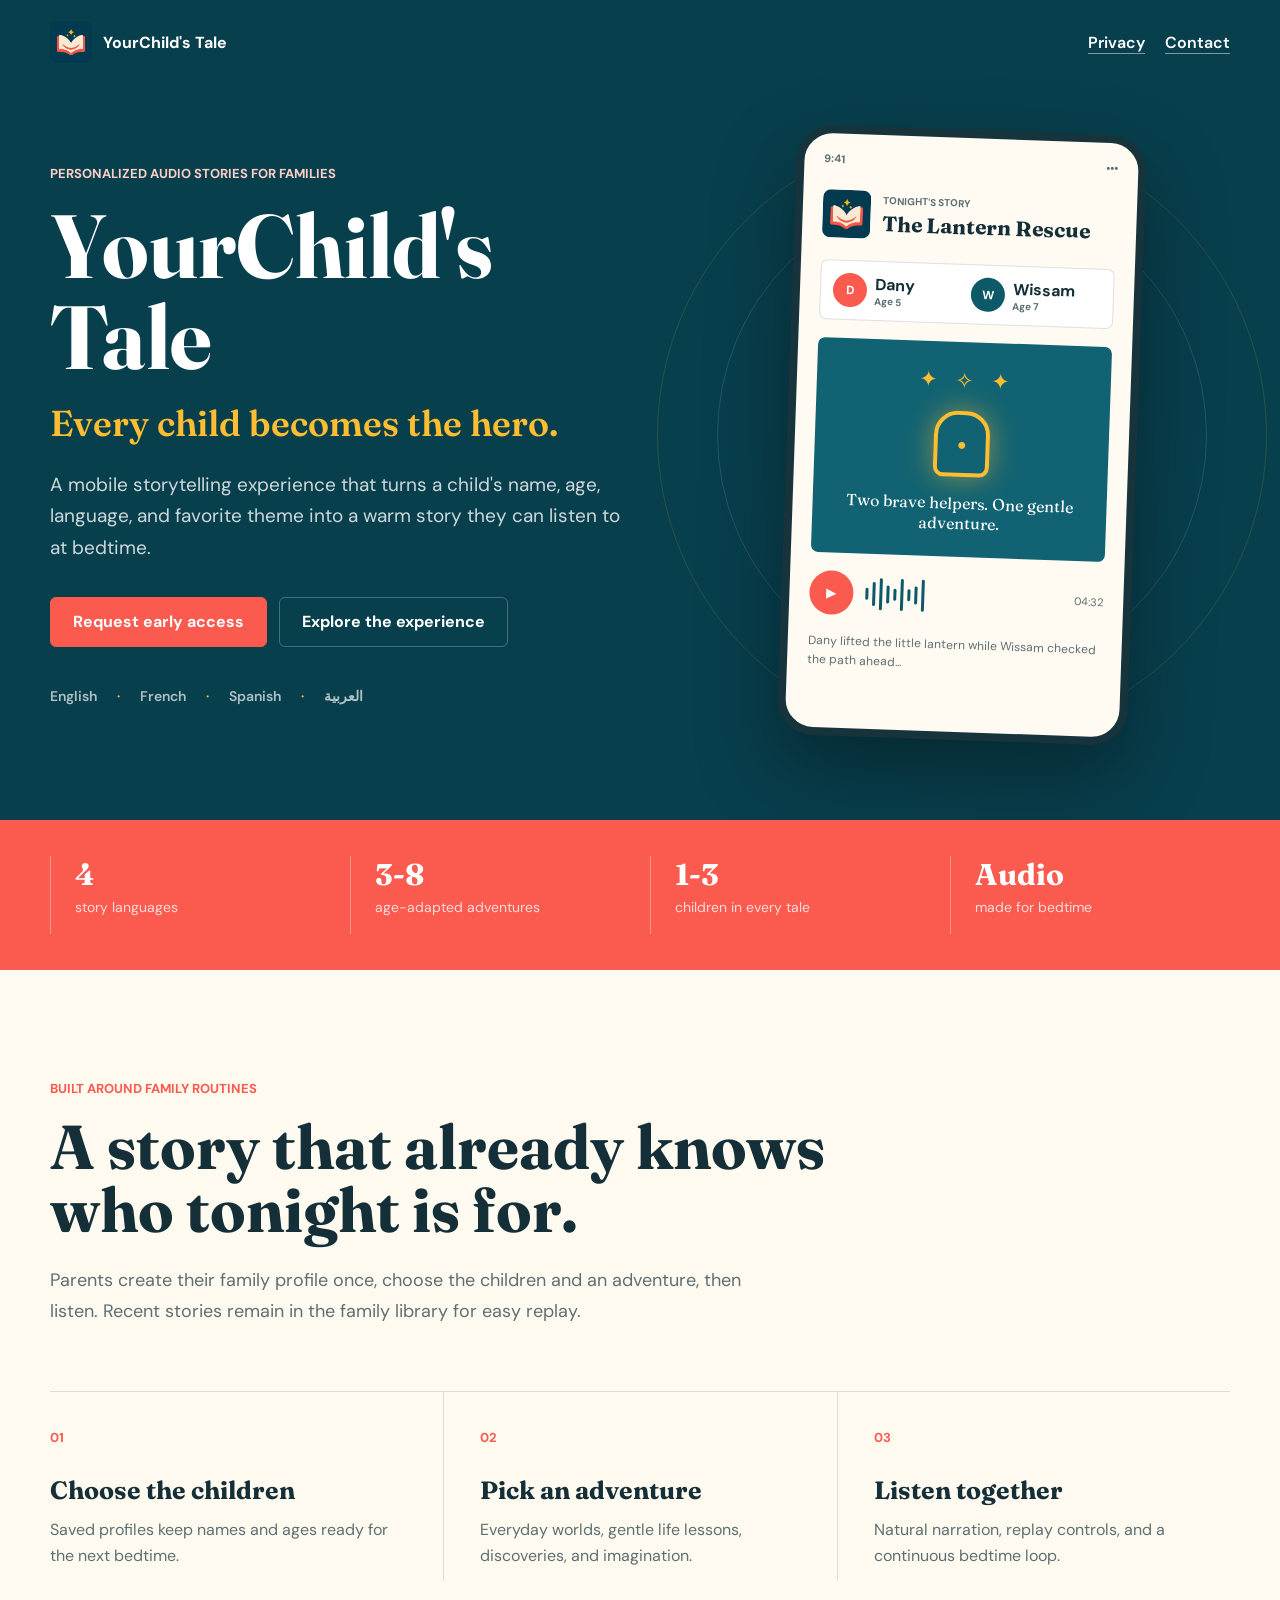
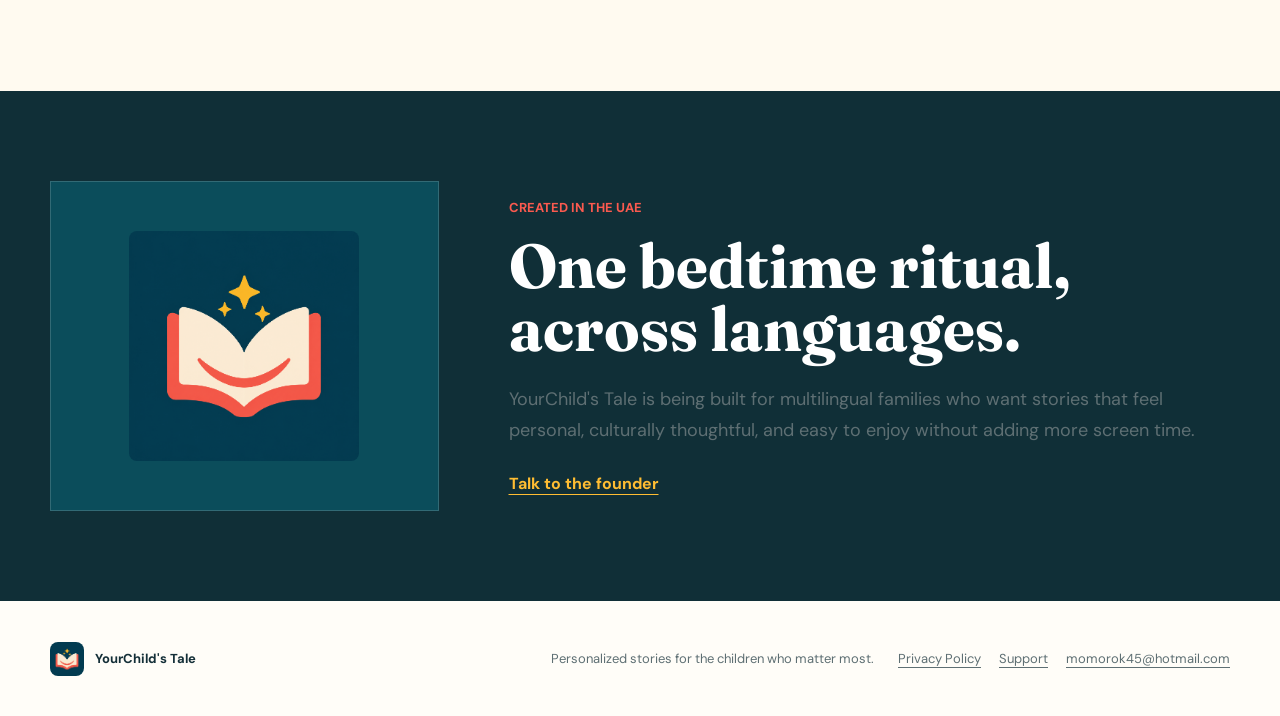
<file: index.html>
<!doctype html>
<html lang="en">
  <head>
    <meta charset="UTF-8" />
    <meta name="viewport" content="width=device-width, initial-scale=1.0" />
    <meta
      name="description"
      content="YourChild's Tale creates personalized, narrated children's stories in English, French, Spanish, and Arabic."
    />
    <meta name="theme-color" content="#083f4d" />
    <title>YourChild's Tale | Personalized audio stories</title>
    <link rel="icon" type="image/png" href="assets/logo.png" />
    <link rel="preconnect" href="https://fonts.googleapis.com" />
    <link rel="preconnect" href="https://fonts.gstatic.com" crossorigin />
    <link
      href="https://fonts.googleapis.com/css2?family=DM+Sans:wght@400;500;600;700&family=Fraunces:opsz,wght@9..144,600;9..144,700&display=swap"
      rel="stylesheet"
    />
    <link rel="stylesheet" href="styles.css" />
  </head>
  <body>
    <header class="site-header">
      <a class="brand" href="#top" aria-label="YourChild's Tale home">
        <img src="assets/logo.png" alt="" />
        <span>YourChild's Tale</span>
      </a>
      <nav class="header-nav" aria-label="Main navigation">
        <a class="header-link" href="privacy.html">Privacy</a>
        <a class="header-link" href="mailto:momorok45@hotmail.com">Contact</a>
      </nav>
    </header>

    <main id="top">
      <section class="hero" aria-labelledby="hero-title">
        <div class="hero-copy">
          <p class="eyebrow">Personalized audio stories for families</p>
          <h1 id="hero-title">YourChild's Tale</h1>
          <p class="hero-line">Every child becomes the hero.</p>
          <p class="hero-description">
            A mobile storytelling experience that turns a child's name, age, language,
            and favorite theme into a warm story they can listen to at bedtime.
          </p>
          <div class="hero-actions">
            <a class="button button-primary" href="mailto:momorok45@hotmail.com?subject=YourChild%27s%20Tale%20early%20access">
              Request early access
            </a>
            <a class="button button-secondary" href="#experience">Explore the experience</a>
          </div>
          <div class="languages" aria-label="Supported languages">
            <span>English</span>
            <span>French</span>
            <span>Spanish</span>
            <span lang="ar" dir="rtl">العربية</span>
          </div>
        </div>

        <div class="product-visual" aria-label="Preview of the personalized story experience">
          <div class="orbit orbit-one"></div>
          <div class="orbit orbit-two"></div>
          <div class="phone">
            <div class="phone-top"><span>9:41</span><span>•••</span></div>
            <div class="app-heading">
              <img src="assets/logo.png" alt="YourChild's Tale logo" />
              <div>
                <small>TONIGHT'S STORY</small>
                <strong>The Lantern Rescue</strong>
              </div>
            </div>
            <div class="children-row">
              <span class="avatar">D</span>
              <div><strong>Dany</strong><small>Age 5</small></div>
              <span class="avatar companion">W</span>
              <div><strong>Wissam</strong><small>Age 7</small></div>
            </div>
            <div class="story-art">
              <div class="stars">✦ &nbsp; ✧ &nbsp; ✦</div>
              <div class="lantern">●</div>
              <p>Two brave helpers. One gentle adventure.</p>
            </div>
            <div class="player">
              <button type="button" aria-label="Play story">▶</button>
              <div class="wave" aria-hidden="true">
                <i></i><i></i><i></i><i></i><i></i><i></i><i></i><i></i><i></i>
              </div>
              <span>04:32</span>
            </div>
            <p class="story-excerpt">
              Dany lifted the little lantern while Wissam checked the path ahead...
            </p>
          </div>
        </div>
      </section>

      <section class="signal-band" aria-label="Product highlights">
        <div><strong>4</strong><span>story languages</span></div>
        <div><strong>3-8</strong><span>age-adapted adventures</span></div>
        <div><strong>1-3</strong><span>children in every tale</span></div>
        <div><strong>Audio</strong><span>made for bedtime</span></div>
      </section>

      <section class="experience" id="experience">
        <div class="section-intro">
          <p class="eyebrow">Built around family routines</p>
          <h2>A story that already knows who tonight is for.</h2>
          <p>
            Parents create their family profile once, choose the children and an adventure,
            then listen. Recent stories remain in the family library for easy replay.
          </p>
        </div>
        <div class="steps">
          <article>
            <span>01</span>
            <h3>Choose the children</h3>
            <p>Saved profiles keep names and ages ready for the next bedtime.</p>
          </article>
          <article>
            <span>02</span>
            <h3>Pick an adventure</h3>
            <p>Everyday worlds, gentle life lessons, discoveries, and imagination.</p>
          </article>
          <article>
            <span>03</span>
            <h3>Listen together</h3>
            <p>Natural narration, replay controls, and a continuous bedtime loop.</p>
          </article>
        </div>
      </section>

      <section class="mission">
        <div class="mission-mark">
          <img src="assets/logo.png" alt="" />
        </div>
        <div>
          <p class="eyebrow">Created in the UAE</p>
          <h2>One bedtime ritual, across languages.</h2>
          <p>
            YourChild's Tale is being built for multilingual families who want stories that
            feel personal, culturally thoughtful, and easy to enjoy without adding more screen time.
          </p>
          <a href="mailto:momorok45@hotmail.com?subject=YourChild%27s%20Tale%20partnership">Talk to the founder</a>
        </div>
      </section>
    </main>

    <footer>
      <div class="brand footer-brand">
        <img src="assets/logo.png" alt="" />
        <span>YourChild's Tale</span>
      </div>
      <p>Personalized stories for the children who matter most.</p>
      <div class="footer-links">
        <a href="privacy.html">Privacy Policy</a>
        <a href="support.html">Support</a>
        <a href="mailto:momorok45@hotmail.com">momorok45@hotmail.com</a>
      </div>
    </footer>
  </body>
</html>
</file>
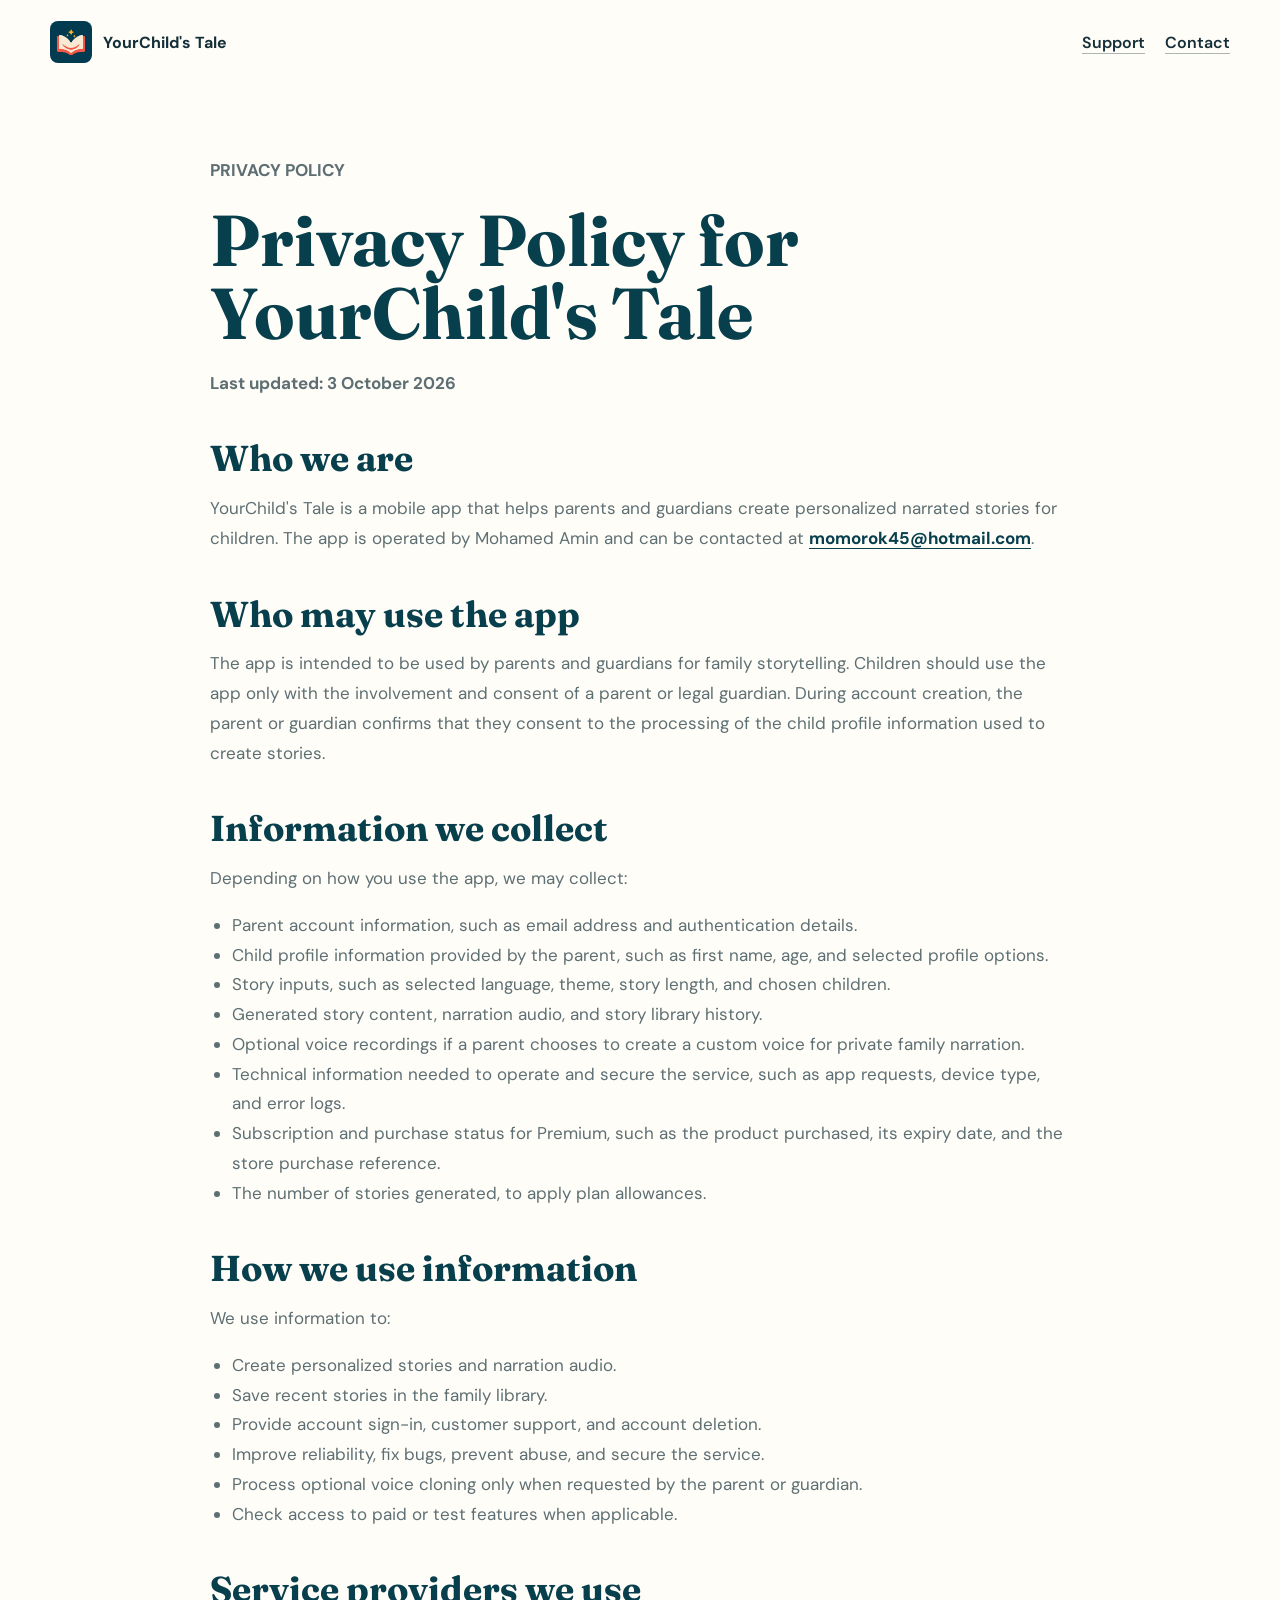
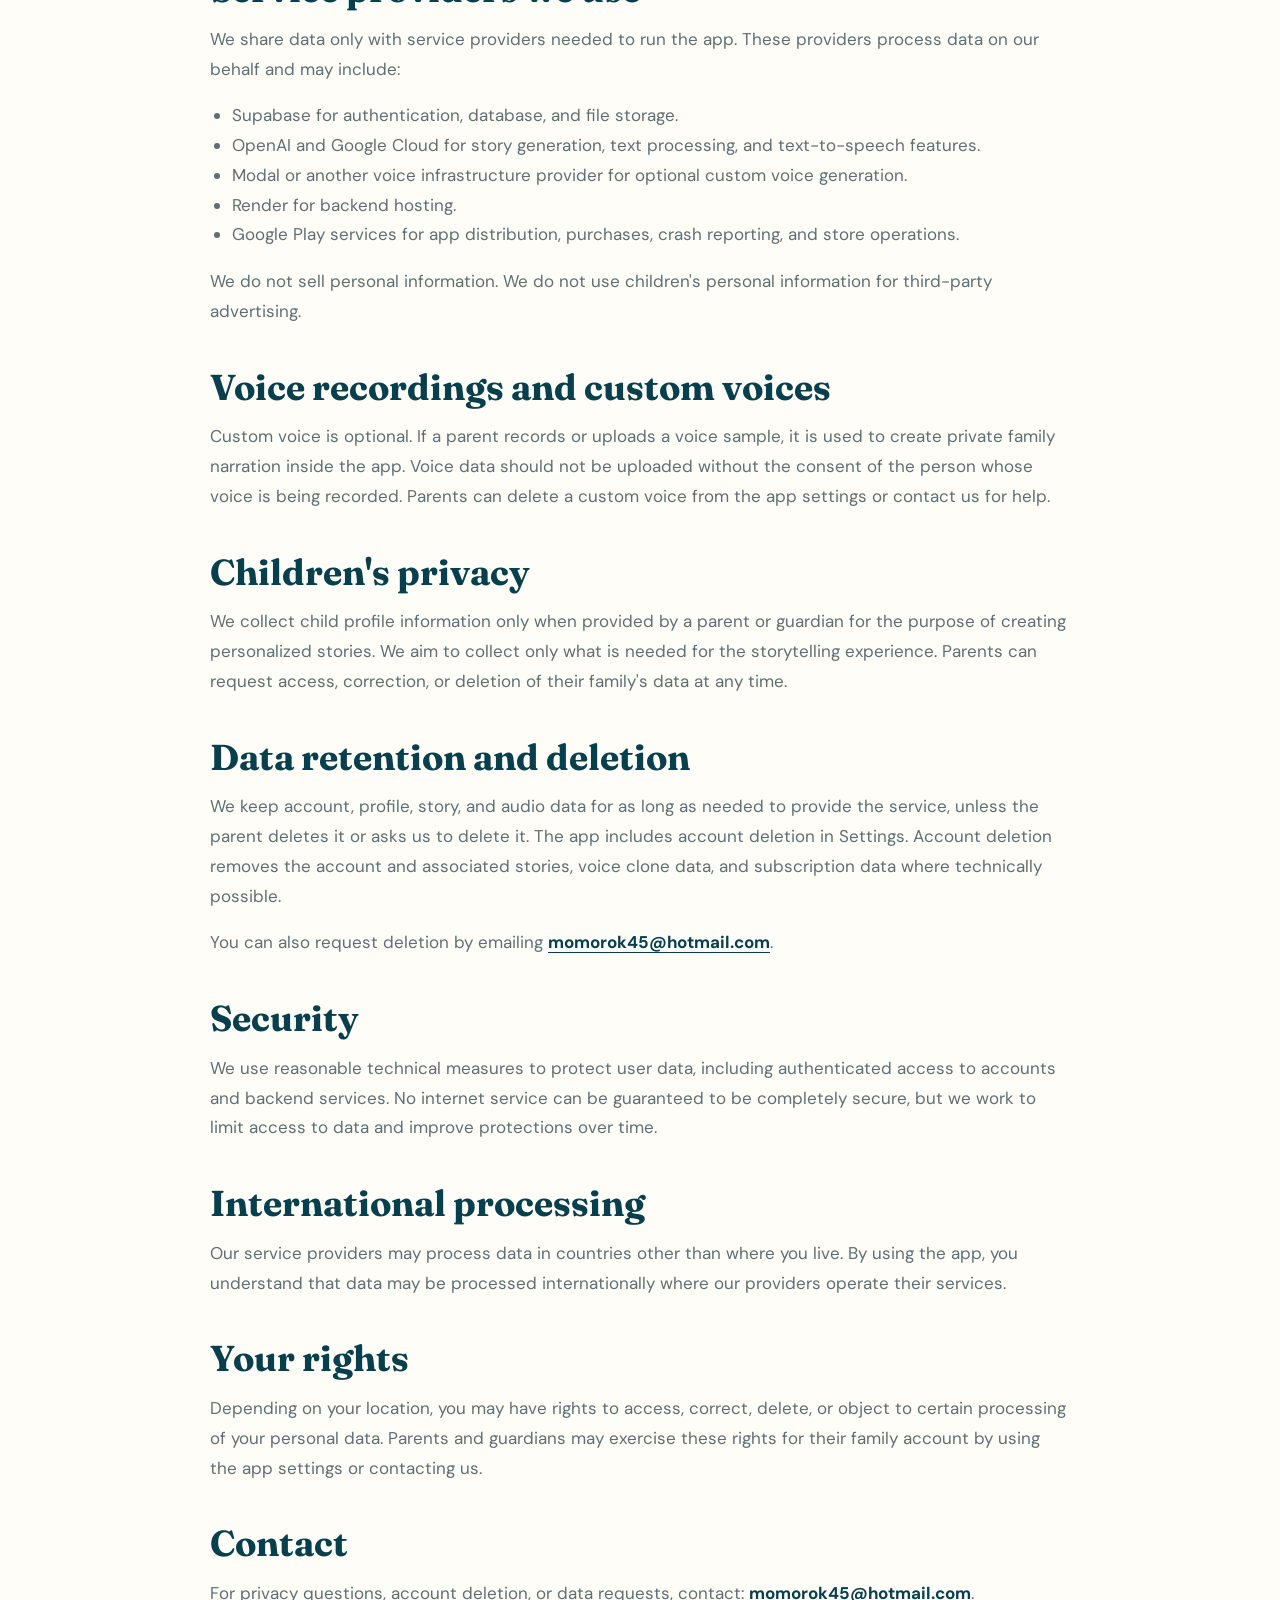
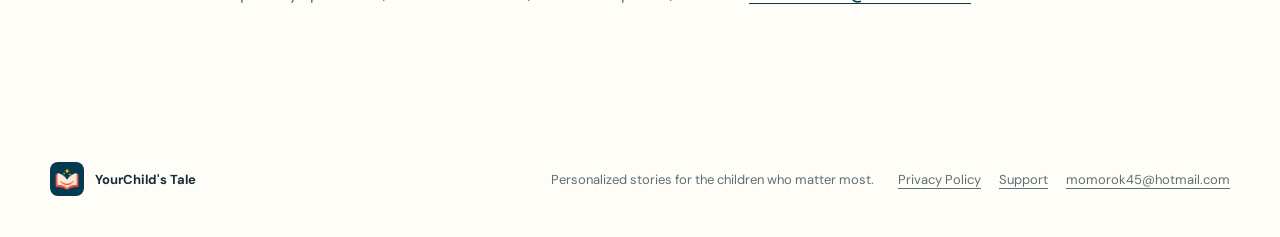
<file: privacy.html>
<!doctype html>
<html lang="en">
  <head>
    <meta charset="UTF-8" />
    <meta name="viewport" content="width=device-width, initial-scale=1.0" />
    <meta
      name="description"
      content="Privacy Policy for YourChild's Tale, a personalized narrated stories app for families."
    />
    <meta name="theme-color" content="#083f4d" />
    <title>Privacy Policy | YourChild's Tale</title>
    <link rel="icon" type="image/png" href="assets/logo.png" />
    <link rel="preconnect" href="https://fonts.googleapis.com" />
    <link rel="preconnect" href="https://fonts.gstatic.com" crossorigin />
    <link
      href="https://fonts.googleapis.com/css2?family=DM+Sans:wght@400;500;600;700&family=Fraunces:opsz,wght@9..144,600;9..144,700&display=swap"
      rel="stylesheet"
    />
    <link rel="stylesheet" href="styles.css" />
  </head>
  <body class="legal-page">
    <header class="site-header legal-header">
      <a class="brand" href="index.html" aria-label="YourChild's Tale home">
        <img src="assets/logo.png" alt="" />
        <span>YourChild's Tale</span>
      </a>
      <nav class="header-nav" aria-label="Legal navigation">
        <a class="header-link" href="support.html">Support</a>
        <a class="header-link" href="mailto:momorok45@hotmail.com">Contact</a>
      </nav>
    </header>

    <main class="legal">
      <p class="eyebrow">Privacy Policy</p>
      <h1>Privacy Policy for YourChild's Tale</h1>
      <p class="legal-updated">Last updated: 3 October 2026</p>

      <section>
        <h2>Who we are</h2>
        <p>
          YourChild's Tale is a mobile app that helps parents and guardians create
          personalized narrated stories for children. The app is operated by Mohamed Amin
          and can be contacted at <a href="mailto:momorok45@hotmail.com">momorok45@hotmail.com</a>.
        </p>
      </section>

      <section>
        <h2>Who may use the app</h2>
        <p>
          The app is intended to be used by parents and guardians for family storytelling.
          Children should use the app only with the involvement and consent of a parent or
          legal guardian. During account creation, the parent or guardian confirms that they
          consent to the processing of the child profile information used to create stories.
        </p>
      </section>

      <section>
        <h2>Information we collect</h2>
        <p>Depending on how you use the app, we may collect:</p>
        <ul>
          <li>Parent account information, such as email address and authentication details.</li>
          <li>Child profile information provided by the parent, such as first name, age, and selected profile options.</li>
          <li>Story inputs, such as selected language, theme, story length, and chosen children.</li>
          <li>Generated story content, narration audio, and story library history.</li>
          <li>Optional voice recordings if a parent chooses to create a custom voice for private family narration.</li>
          <li>Technical information needed to operate and secure the service, such as app requests, device type, and error logs.</li>
          <li>Subscription and purchase status for Premium, such as the product purchased, its expiry date, and the store purchase reference.</li>
          <li>The number of stories generated, to apply plan allowances.</li>
        </ul>
      </section>

      <section>
        <h2>How we use information</h2>
        <p>We use information to:</p>
        <ul>
          <li>Create personalized stories and narration audio.</li>
          <li>Save recent stories in the family library.</li>
          <li>Provide account sign-in, customer support, and account deletion.</li>
          <li>Improve reliability, fix bugs, prevent abuse, and secure the service.</li>
          <li>Process optional voice cloning only when requested by the parent or guardian.</li>
          <li>Check access to paid or test features when applicable.</li>
        </ul>
      </section>

      <section>
        <h2>Service providers we use</h2>
        <p>
          We share data only with service providers needed to run the app. These providers
          process data on our behalf and may include:
        </p>
        <ul>
          <li>Supabase for authentication, database, and file storage.</li>
          <li>OpenAI and Google Cloud for story generation, text processing, and text-to-speech features.</li>
          <li>Modal or another voice infrastructure provider for optional custom voice generation.</li>
          <li>Render for backend hosting.</li>
          <li>Google Play services for app distribution, purchases, crash reporting, and store operations.</li>
        </ul>
        <p>
          We do not sell personal information. We do not use children's personal information
          for third-party advertising.
        </p>
      </section>

      <section>
        <h2>Voice recordings and custom voices</h2>
        <p>
          Custom voice is optional. If a parent records or uploads a voice sample, it is used
          to create private family narration inside the app. Voice data should not be uploaded
          without the consent of the person whose voice is being recorded. Parents can delete a
          custom voice from the app settings or contact us for help.
        </p>
      </section>

      <section>
        <h2>Children's privacy</h2>
        <p>
          We collect child profile information only when provided by a parent or guardian for
          the purpose of creating personalized stories. We aim to collect only what is needed
          for the storytelling experience. Parents can request access, correction, or deletion
          of their family's data at any time.
        </p>
      </section>

      <section>
        <h2>Data retention and deletion</h2>
        <p>
          We keep account, profile, story, and audio data for as long as needed to provide the
          service, unless the parent deletes it or asks us to delete it. The app includes account
          deletion in Settings. Account deletion removes the account and associated stories,
          voice clone data, and subscription data where technically possible.
        </p>
        <p>
          You can also request deletion by emailing
          <a href="mailto:momorok45@hotmail.com">momorok45@hotmail.com</a>.
        </p>
      </section>

      <section>
        <h2>Security</h2>
        <p>
          We use reasonable technical measures to protect user data, including authenticated
          access to accounts and backend services. No internet service can be guaranteed to be
          completely secure, but we work to limit access to data and improve protections over time.
        </p>
      </section>

      <section>
        <h2>International processing</h2>
        <p>
          Our service providers may process data in countries other than where you live. By using
          the app, you understand that data may be processed internationally where our providers
          operate their services.
        </p>
      </section>

      <section>
        <h2>Your rights</h2>
        <p>
          Depending on your location, you may have rights to access, correct, delete, or object to
          certain processing of your personal data. Parents and guardians may exercise these rights
          for their family account by using the app settings or contacting us.
        </p>
      </section>

      <section>
        <h2>Contact</h2>
        <p>
          For privacy questions, account deletion, or data requests, contact:
          <a href="mailto:momorok45@hotmail.com">momorok45@hotmail.com</a>.
        </p>
      </section>
    </main>

    <footer>
      <div class="brand footer-brand">
        <img src="assets/logo.png" alt="" />
        <span>YourChild's Tale</span>
      </div>
      <p>Personalized stories for the children who matter most.</p>
      <div class="footer-links">
        <a href="privacy.html">Privacy Policy</a>
        <a href="support.html">Support</a>
        <a href="mailto:momorok45@hotmail.com">momorok45@hotmail.com</a>
      </div>
    </footer>
  </body>
</html>
</file>
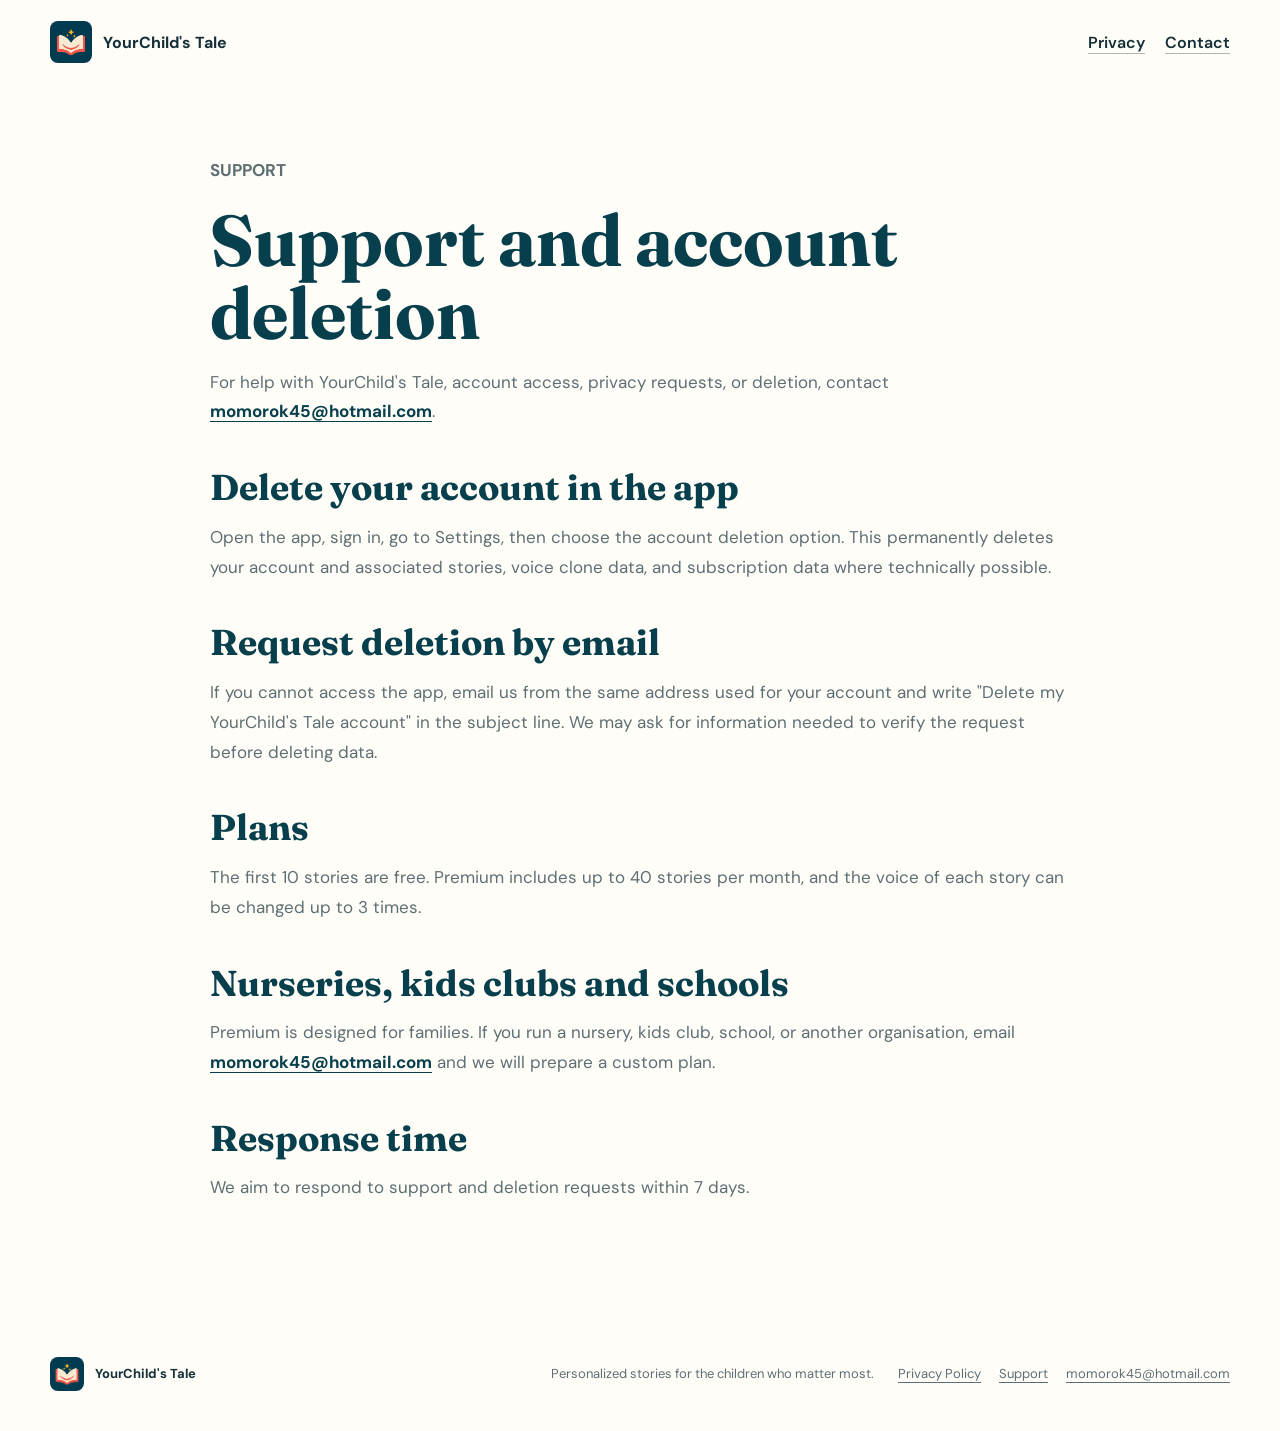
<file: support.html>
<!doctype html>
<html lang="en">
  <head>
    <meta charset="UTF-8" />
    <meta name="viewport" content="width=device-width, initial-scale=1.0" />
    <meta
      name="description"
      content="Support and account deletion information for YourChild's Tale."
    />
    <meta name="theme-color" content="#083f4d" />
    <title>Support | YourChild's Tale</title>
    <link rel="icon" type="image/png" href="assets/logo.png" />
    <link rel="preconnect" href="https://fonts.googleapis.com" />
    <link rel="preconnect" href="https://fonts.gstatic.com" crossorigin />
    <link
      href="https://fonts.googleapis.com/css2?family=DM+Sans:wght@400;500;600;700&family=Fraunces:opsz,wght@9..144,600;9..144,700&display=swap"
      rel="stylesheet"
    />
    <link rel="stylesheet" href="styles.css" />
  </head>
  <body class="legal-page">
    <header class="site-header legal-header">
      <a class="brand" href="index.html" aria-label="YourChild's Tale home">
        <img src="assets/logo.png" alt="" />
        <span>YourChild's Tale</span>
      </a>
      <nav class="header-nav" aria-label="Support navigation">
        <a class="header-link" href="privacy.html">Privacy</a>
        <a class="header-link" href="mailto:momorok45@hotmail.com">Contact</a>
      </nav>
    </header>

    <main class="legal">
      <p class="eyebrow">Support</p>
      <h1>Support and account deletion</h1>
      <p>
        For help with YourChild's Tale, account access, privacy requests, or deletion,
        contact <a href="mailto:momorok45@hotmail.com">momorok45@hotmail.com</a>.
      </p>

      <section>
        <h2>Delete your account in the app</h2>
        <p>
          Open the app, sign in, go to Settings, then choose the account deletion option.
          This permanently deletes your account and associated stories, voice clone data,
          and subscription data where technically possible.
        </p>
      </section>

      <section>
        <h2>Request deletion by email</h2>
        <p>
          If you cannot access the app, email us from the same address used for your account
          and write "Delete my YourChild's Tale account" in the subject line. We may ask for
          information needed to verify the request before deleting data.
        </p>
      </section>

      <section>
        <h2>Plans</h2>
        <p>
          The first 10 stories are free. Premium includes up to 40 stories per month, and the
          voice of each story can be changed up to 3 times.
        </p>
      </section>

      <section>
        <h2>Nurseries, kids clubs and schools</h2>
        <p>
          Premium is designed for families. If you run a nursery, kids club, school, or another
          organisation, email <a href="mailto:momorok45@hotmail.com">momorok45@hotmail.com</a>
          and we will prepare a custom plan.
        </p>
      </section>

      <section>
        <h2>Response time</h2>
        <p>
          We aim to respond to support and deletion requests within 7 days.
        </p>
      </section>
    </main>

    <footer>
      <div class="brand footer-brand">
        <img src="assets/logo.png" alt="" />
        <span>YourChild's Tale</span>
      </div>
      <p>Personalized stories for the children who matter most.</p>
      <div class="footer-links">
        <a href="privacy.html">Privacy Policy</a>
        <a href="support.html">Support</a>
        <a href="mailto:momorok45@hotmail.com">momorok45@hotmail.com</a>
      </div>
    </footer>
  </body>
</html>
</file>
<file: styles.css>
:root {
  --ink: #142f38;
  --muted: #5e6f73;
  --deep: #083f4d;
  --deep-2: #0c5967;
  --coral: #fb5a4f;
  --gold: #ffbd32;
  --paper: #fffaf0;
  --white: #ffffff;
  --line: rgba(20, 47, 56, 0.14);
}

* {
  box-sizing: border-box;
}

html {
  scroll-behavior: smooth;
}

body {
  margin: 0;
  color: var(--ink);
  background: var(--paper);
  font-family: "DM Sans", sans-serif;
  letter-spacing: 0;
}

a {
  color: inherit;
}

.site-header {
  position: absolute;
  z-index: 10;
  top: 0;
  left: 50%;
  width: min(1180px, calc(100% - 40px));
  height: 84px;
  display: flex;
  align-items: center;
  justify-content: space-between;
  transform: translateX(-50%);
  color: var(--white);
}

.brand {
  display: inline-flex;
  align-items: center;
  gap: 11px;
  color: inherit;
  font-weight: 700;
  text-decoration: none;
}

.brand img {
  width: 42px;
  height: 42px;
  border-radius: 8px;
}

.header-nav {
  display: inline-flex;
  align-items: center;
  gap: 20px;
}

.header-link {
  font-weight: 600;
  text-underline-offset: 5px;
  text-decoration-color: rgba(255, 255, 255, 0.48);
}

.hero {
  min-height: 760px;
  padding: 130px max(24px, calc((100vw - 1180px) / 2)) 80px;
  display: grid;
  grid-template-columns: minmax(0, 1.04fr) minmax(360px, 0.96fr);
  align-items: center;
  gap: 64px;
  overflow: hidden;
  color: var(--white);
  background: var(--deep);
}

.hero-copy {
  position: relative;
  z-index: 2;
  max-width: 650px;
}

.eyebrow {
  margin: 0 0 18px;
  color: var(--coral);
  font-size: 13px;
  font-weight: 700;
  text-transform: uppercase;
}

.hero .eyebrow {
  color: #ffcec7;
}

h1,
h2 {
  margin: 0;
  font-family: "Fraunces", serif;
  font-weight: 700;
  line-height: 1.02;
}

h1 {
  max-width: 760px;
  font-size: clamp(58px, 7vw, 104px);
}

.hero-line {
  margin: 18px 0 0;
  color: var(--gold);
  font-family: "Fraunces", serif;
  font-size: clamp(24px, 3vw, 36px);
  font-weight: 600;
}

.hero-description {
  max-width: 590px;
  margin: 24px 0 0;
  color: rgba(255, 255, 255, 0.8);
  font-size: 19px;
  line-height: 1.65;
}

.hero-actions {
  display: flex;
  flex-wrap: wrap;
  gap: 12px;
  margin-top: 34px;
}

.button {
  min-height: 50px;
  padding: 0 22px;
  display: inline-flex;
  align-items: center;
  justify-content: center;
  border: 1px solid rgba(255, 255, 255, 0.25);
  border-radius: 6px;
  font-weight: 700;
  text-decoration: none;
  transition: transform 160ms ease, background 160ms ease;
}

.button:hover {
  transform: translateY(-2px);
}

.button-primary {
  border-color: var(--coral);
  background: var(--coral);
}

.button-secondary {
  background: transparent;
}

.languages {
  margin-top: 40px;
  display: flex;
  flex-wrap: wrap;
  gap: 10px 20px;
  color: rgba(255, 255, 255, 0.68);
  font-size: 14px;
  font-weight: 600;
}

.languages span:not(:last-child)::after {
  content: "·";
  margin-left: 20px;
  color: var(--gold);
}

.product-visual {
  position: relative;
  min-height: 560px;
  display: grid;
  place-items: center;
}

.orbit {
  position: absolute;
  border: 1px solid rgba(255, 255, 255, 0.12);
  border-radius: 50%;
}

.orbit-one {
  width: 490px;
  height: 490px;
}

.orbit-two {
  width: 610px;
  height: 610px;
  border-color: rgba(255, 189, 50, 0.14);
}

.phone {
  position: relative;
  z-index: 2;
  width: min(350px, 88vw);
  min-height: 610px;
  padding: 18px 20px 24px;
  border: 8px solid #17343c;
  border-radius: 36px;
  color: var(--ink);
  background: #fffaf2;
  box-shadow: 0 35px 80px rgba(0, 0, 0, 0.34);
  transform: rotate(2deg);
}

.phone-top {
  display: flex;
  justify-content: space-between;
  color: var(--muted);
  font-size: 11px;
  font-weight: 700;
}

.app-heading {
  margin-top: 24px;
  display: flex;
  align-items: center;
  gap: 12px;
}

.app-heading img {
  width: 48px;
  height: 48px;
  border-radius: 8px;
}

.app-heading small,
.children-row small {
  display: block;
  color: var(--muted);
  font-size: 10px;
  font-weight: 700;
}

.app-heading strong {
  display: block;
  margin-top: 3px;
  font-family: "Fraunces", serif;
  font-size: 21px;
}

.children-row {
  margin-top: 22px;
  padding: 12px;
  display: grid;
  grid-template-columns: 34px 1fr 34px 1fr;
  align-items: center;
  gap: 8px;
  border: 1px solid var(--line);
  border-radius: 7px;
  background: var(--white);
}

.avatar {
  width: 34px;
  height: 34px;
  display: grid;
  place-items: center;
  border-radius: 50%;
  color: var(--white);
  background: var(--coral);
  font-size: 12px;
  font-weight: 700;
}

.avatar.companion {
  background: var(--deep-2);
}

.story-art {
  height: 215px;
  margin-top: 18px;
  padding: 24px;
  display: flex;
  flex-direction: column;
  align-items: center;
  justify-content: center;
  border-radius: 7px;
  color: var(--white);
  text-align: center;
  background: #116373;
}

.story-art .stars {
  color: var(--gold);
  font-size: 22px;
}

.lantern {
  width: 56px;
  height: 78px;
  margin: 16px 0;
  display: grid;
  place-items: center;
  border: 4px solid var(--gold);
  border-radius: 24px 24px 10px 10px;
  color: var(--gold);
  box-shadow: 0 0 28px rgba(255, 189, 50, 0.5);
}

.story-art p {
  margin: 0;
  font-family: "Fraunces", serif;
  font-size: 16px;
}

.player {
  margin-top: 18px;
  display: grid;
  grid-template-columns: 44px 1fr auto;
  align-items: center;
  gap: 12px;
}

.player button {
  width: 44px;
  height: 44px;
  border: 0;
  border-radius: 50%;
  color: var(--white);
  background: var(--coral);
  cursor: default;
}

.wave {
  height: 36px;
  display: flex;
  align-items: center;
  gap: 4px;
}

.wave i {
  width: 3px;
  height: 12px;
  display: block;
  border-radius: 3px;
  background: var(--deep-2);
}

.wave i:nth-child(2n) { height: 24px; }
.wave i:nth-child(3n) { height: 32px; }
.wave i:nth-child(4n) { height: 18px; }

.player span {
  color: var(--muted);
  font-size: 11px;
}

.story-excerpt {
  margin: 17px 0 0;
  color: var(--muted);
  font-size: 12px;
  line-height: 1.55;
}

.signal-band {
  min-height: 150px;
  padding: 36px max(24px, calc((100vw - 1180px) / 2));
  display: grid;
  grid-template-columns: repeat(4, 1fr);
  gap: 20px;
  color: var(--white);
  background: var(--coral);
}

.signal-band div {
  min-width: 0;
  padding-left: 24px;
  border-left: 1px solid rgba(255, 255, 255, 0.35);
}

.signal-band strong,
.signal-band span {
  display: block;
}

.signal-band strong {
  font-family: "Fraunces", serif;
  font-size: 30px;
}

.signal-band span {
  margin-top: 5px;
  color: rgba(255, 255, 255, 0.78);
  font-size: 14px;
}

.experience {
  padding: 110px max(24px, calc((100vw - 1180px) / 2));
}

.section-intro {
  max-width: 780px;
}

h2 {
  font-size: clamp(38px, 5vw, 62px);
}

.section-intro > p:last-child,
.mission > div > p:last-of-type {
  max-width: 700px;
  margin: 24px 0 0;
  color: var(--muted);
  font-size: 18px;
  line-height: 1.7;
}

.steps {
  margin-top: 64px;
  display: grid;
  grid-template-columns: repeat(3, 1fr);
  border-top: 1px solid var(--line);
}

.steps article {
  padding: 34px 36px 12px 0;
}

.steps article + article {
  padding-left: 36px;
  border-left: 1px solid var(--line);
}

.steps span {
  color: var(--coral);
  font-size: 13px;
  font-weight: 700;
}

.steps h3 {
  margin: 28px 0 12px;
  font-family: "Fraunces", serif;
  font-size: 25px;
}

.steps p {
  margin: 0;
  color: var(--muted);
  line-height: 1.65;
}

.mission {
  padding: 90px max(24px, calc((100vw - 1180px) / 2));
  display: grid;
  grid-template-columns: minmax(240px, 0.7fr) minmax(0, 1.3fr);
  align-items: center;
  gap: 70px;
  color: var(--white);
  background: #102f37;
}

.mission-mark {
  min-height: 330px;
  display: grid;
  place-items: center;
  border: 1px solid rgba(255, 255, 255, 0.16);
  background: #0b4d5b;
}

.mission-mark img {
  width: min(230px, 70%);
  border-radius: 8px;
}

.mission a {
  display: inline-block;
  margin-top: 28px;
  color: var(--gold);
  font-weight: 700;
  text-underline-offset: 5px;
}

footer {
  padding: 36px max(24px, calc((100vw - 1180px) / 2));
  display: grid;
  grid-template-columns: 1fr auto auto;
  align-items: center;
  gap: 24px;
  color: var(--muted);
  background: #fffdf8;
  font-size: 13px;
}

.footer-brand {
  color: var(--ink);
}

.footer-brand img {
  width: 34px;
  height: 34px;
}

footer a {
  text-underline-offset: 4px;
}

.footer-links {
  display: inline-flex;
  align-items: center;
  gap: 18px;
  flex-wrap: wrap;
}

.legal-page {
  background: #fffdf8;
}

.legal-header {
  position: relative;
  left: auto;
  width: min(1180px, calc(100% - 40px));
  margin: 0 auto;
  transform: none;
  color: var(--ink);
}

.legal-header .header-link {
  text-decoration-color: rgba(20, 47, 56, 0.35);
}

.legal {
  width: min(860px, calc(100% - 40px));
  margin: 0 auto;
  padding: 72px 0 96px;
}

.legal h1 {
  max-width: 820px;
  color: var(--deep);
  font-size: clamp(46px, 7vw, 72px);
}

.legal h2 {
  margin-top: 42px;
  color: var(--deep);
  font-size: clamp(26px, 4vw, 36px);
}

.legal p,
.legal li {
  color: var(--muted);
  font-size: 17px;
  line-height: 1.75;
}

.legal ul {
  margin: 16px 0 0;
  padding-left: 22px;
}

.legal a {
  color: var(--deep);
  font-weight: 700;
  text-underline-offset: 4px;
}

.legal-updated {
  margin-top: 18px;
  color: var(--coral);
  font-weight: 700;
}

@media (max-width: 900px) {
  .hero {
    min-height: auto;
    grid-template-columns: 1fr;
    gap: 60px;
  }

  .hero-copy {
    padding-top: 40px;
  }

  .product-visual {
    min-height: 650px;
  }

  .signal-band {
    grid-template-columns: repeat(2, 1fr);
  }

  .steps {
    grid-template-columns: 1fr;
  }

  .steps article,
  .steps article + article {
    padding: 26px 0;
    border-left: 0;
    border-bottom: 1px solid var(--line);
  }

  .mission {
    grid-template-columns: 1fr;
  }

  footer {
    grid-template-columns: 1fr;
  }
}

@media (max-width: 560px) {
  .site-header {
    width: calc(100% - 32px);
  }

  .site-header .brand span {
    font-size: 14px;
  }

  .hero {
    padding: 118px 20px 54px;
  }

  h1 {
    font-size: 56px;
  }

  .hero-description {
    font-size: 17px;
  }

  .hero-actions,
  .button {
    width: 100%;
  }

  .languages span:not(:last-child)::after {
    display: none;
  }

  .product-visual {
    min-height: 615px;
  }

  .phone {
    transform: none;
  }

  .orbit-one {
    width: 400px;
    height: 400px;
  }

  .orbit-two {
    display: none;
  }

  .signal-band {
    grid-template-columns: 1fr 1fr;
    padding: 32px 20px;
  }

  .signal-band div {
    padding-left: 14px;
  }

  .experience,
  .mission {
    padding: 76px 20px;
  }

  .mission-mark {
    min-height: 260px;
  }

  footer {
    padding: 34px 20px;
  }
}

@media (prefers-reduced-motion: reduce) {
  html {
    scroll-behavior: auto;
  }

  .button {
    transition: none;
  }
}
</file>
